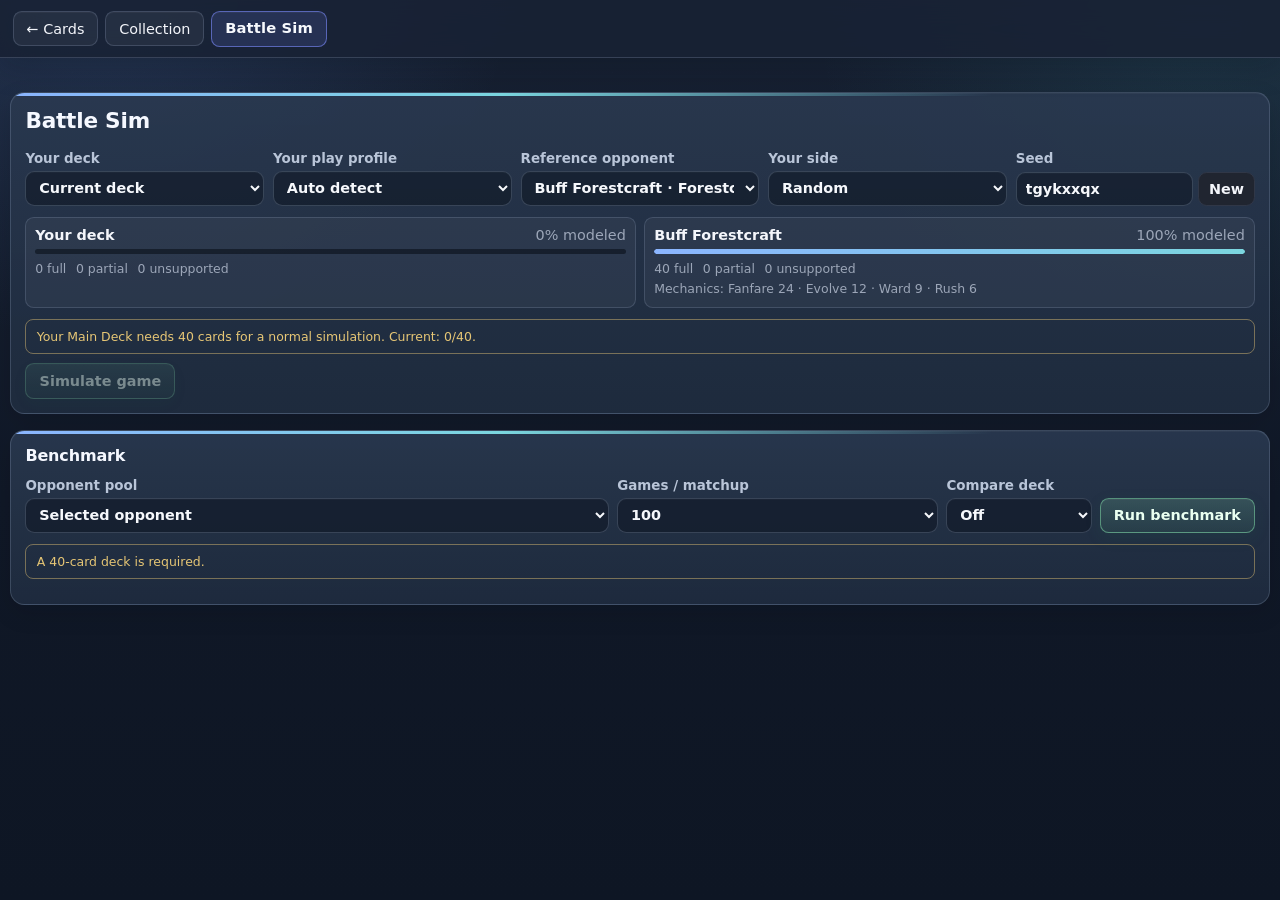
<file: battle.html>
<!doctype html>
<html lang="en">
<head>
  <meta charset="utf-8">
  <meta name="viewport" content="width=device-width, initial-scale=1">
  <title>Battle Sim · Beyond Decks</title>
  <link rel="stylesheet" href="./css/base.css?v=01.05.008">
  <link rel="stylesheet" href="./css/tools.css?v=01.05.008">
  <link rel="stylesheet" href="./css/tool-header.css?v=01.05.008">
  <link rel="stylesheet" href="./css/battle.css">
  <link rel="stylesheet" href="./css/battle-benchmark.css">
  <link rel="stylesheet" href="./css/modern-tools.css?v=01.05.008">
  <link rel="stylesheet" href="./css/readability-fixes.css?v=01.05.008">
</head>
<body class="tools-body battle-body">
  <header class="tools-header battle-header">
    <a class="button" href="./index.html">← Cards</a>
    <a class="button" href="./collection.html">Collection</a>
    <span class="tools-title">Battle Sim</span>
  </header>

  <main class="tools-page battle-page">
    <section class="tools-panel battle-setup">
      <div class="battle-title-row"><div><h1>Battle Sim</h1></div></div>

      <div class="battle-setup-grid">
        <label><span>Your deck</span><select id="battle-your-deck"></select></label>
        <label>
          <span>Your play profile</span>
          <select id="battle-player-strategy">
            <option value="auto">Auto detect</option>
            <option value="aggro">Aggro</option>
            <option value="midrange">Midrange</option>
            <option value="control">Control</option>
            <option value="ramp">Ramp</option>
            <option value="spell-combo">Spell / Combo</option>
            <option value="buff-tempo">Buff / Tempo</option>
            <option value="puppetry-tempo">Puppetry / Tempo</option>
            <option value="ward-control">Ward / Control</option>
          </select>
        </label>
        <label><span>Reference opponent</span><select id="battle-opponent"></select></label>
        <label>
          <span>Your side</span>
          <select id="battle-side">
            <option value="random">Random</option>
            <option value="first">First</option>
            <option value="second">Second</option>
          </select>
        </label>
        <label class="battle-seed-field">
          <span>Seed</span>
          <div><input id="battle-seed" type="text" spellcheck="false"><button id="battle-new-seed" class="button" type="button">New</button></div>
        </label>
      </div>

      <div id="battle-opponent-meta" class="battle-opponent-meta"></div>
      <div id="battle-coverage" class="battle-coverage"></div>
      <div id="battle-status" class="battle-status" data-type="info"></div>
      <div class="tools-actions"><button id="battle-start" class="button battle-start" type="button">Simulate game</button></div>
    </section>

    <section class="tools-panel battle-benchmark">
      <div class="benchmark-head"><div><h2>Benchmark</h2></div></div>
      <div class="benchmark-controls">
        <label>
          <span>Opponent pool</span>
          <select id="benchmark-scope">
            <option value="selected">Selected opponent</option>
            <option value="all">All 7 reference decks</option>
          </select>
        </label>
        <label>
          <span>Games / matchup</span>
          <select id="benchmark-games">
            <option value="25">25 · quick</option>
            <option value="50">50</option>
            <option value="100" selected>100</option>
          </select>
        </label>
        <label>
          <span>Compare deck</span>
          <select id="benchmark-compare"><option value="">Off</option></select>
        </label>
        <button id="benchmark-run" class="button" type="button">Run benchmark</button>
        <button id="benchmark-cancel" class="button" type="button" hidden>Cancel</button>
      </div>

      <div id="benchmark-status" class="battle-status" data-type="info"></div>
      <div class="benchmark-progress-row">
        <progress id="benchmark-progress" value="0" max="100" hidden></progress>
        <span id="benchmark-progress-label"></span>
      </div>
      <div id="benchmark-results"></div>
    </section>

    <section id="battle-replay" class="tools-panel battle-replay" hidden>
      <div class="battle-replay-head">
        <div><h2>Replay</h2></div>
        <div class="battle-replay-controls">
          <button id="battle-prev" class="button" type="button">◀ Prev</button>
          <button id="battle-auto" class="button" type="button">Auto</button>
          <button id="battle-next" class="button" type="button">Next ▶</button>
          <strong id="battle-frame-label"></strong>
        </div>
      </div>
      <div id="battle-summary" class="battle-summary"></div>
      <div id="battle-timeline" class="battle-timeline" aria-label="Replay timeline"></div>
      <div id="battle-action" class="battle-action"></div>
      <div class="battle-table">
        <section id="battle-opponent-area" class="battle-side-area opponent"></section>
        <div class="battle-center-line"><span>VS</span></div>
        <section id="battle-player-area" class="battle-side-area player"></section>
      </div>
    </section>
  </main>

  <script type="module" src="./js/version-guard.js?v=01.05.008"></script>
  <script type="module" src="./js/battle.js?v=01.05.008"></script>
  <script type="module" src="./js/battle-decision-summary.js?v=01.05.008"></script>
  <script type="module" src="./js/battle-benchmark-fast.js?v=01.05.008"></script>
</body>
</html>
</file>
<file: css/base.css>
:root {
  color-scheme: dark;
  --bg: #101218;
  --panel: #171a22;
  --panel-2: #202530;
  --text: #f4f6fb;
  --muted: #9ca6b8;
  --border: #303747;
  --accent: #7c8cff;
  --danger: #d65858;
}

* { box-sizing: border-box; }

html,
body {
  height: 100%;
}

body {
  margin: 0;
  display: flex;
  flex-direction: column;
  overflow: hidden;
  background: var(--bg);
  color: var(--text);
  font-family: Inter, ui-sans-serif, system-ui, -apple-system, BlinkMacSystemFont, "Segoe UI", sans-serif;
}

button, input, select { font: inherit; }
button { cursor: pointer; }
h1, h2, h3, p { margin-top: 0; }

.app-header {
  flex: 0 0 auto;
  border-bottom: 1px solid var(--border);
  background: var(--panel);
}

.header-toolbar {
  display: flex;
  align-items: center;
  gap: .8rem;
  min-height: 48px;
  padding: .45rem .75rem;
  overflow-x: hidden;
  background: #141820;
}

.header-toolbar .header-actions {
  margin-left: auto;
  flex-wrap: nowrap;
  flex: 0 0 auto;
}

.header-toolbar .header-actions .button {
  padding: .45rem .7rem;
  white-space: nowrap;
}

.header-control {
  display: flex;
  align-items: center;
  gap: .45rem;
  flex: 0 0 auto;
}

.header-control-label {
  color: var(--muted);
  font-size: .74rem;
  font-weight: 700;
  text-transform: uppercase;
  letter-spacing: .04em;
}

.button {
  border: 1px solid var(--border);
  border-radius: .55rem;
  padding: .55rem .8rem;
  background: var(--panel-2);
  color: var(--text);
  text-decoration: none;
}
.button:hover { border-color: var(--accent); }
.button-danger { border-color: #6f3434; }
.button-danger:hover { border-color: var(--danger); }

.input {
  width: 100%;
  border: 1px solid var(--border);
  border-radius: .55rem;
  padding: .65rem .75rem;
  background: var(--panel-2);
  color: var(--text);
}

.muted { color: var(--muted); }

/* Remove helper copy when the control or section title already explains itself. */
.io-scope-dropdown [role="menuitem"] span,
#io-dialog > p.muted,
#backup-dialog > p.muted,
.collection-help,
.tools-panel > p.tools-muted {
  display: none !important;
}
</file>
<file: css/tools.css>
@import url("./mobile.css");

body.tools-body {
  min-height: 100vh;
  overflow: auto;
  background: var(--bg);
}

.tools-header {
  position: sticky;
  top: 0;
  z-index: 30;
  display: flex;
  align-items: center;
  gap: .55rem;
  padding: .6rem .8rem;
  border-bottom: 1px solid var(--border);
  background: rgba(20,24,32,.98);
}

.tools-header .tools-title {
  margin-right: auto;
  font-weight: 800;
}

.tools-page {
  width: min(1500px, calc(100% - 2rem));
  margin: 0 auto;
  padding: 1rem 0 3rem;
}

.tools-toolbar,
.tools-panel,
.tools-card,
.tools-stat,
.tools-set-card {
  border: 1px solid var(--border);
  background: var(--panel);
}

.tools-toolbar {
  display: flex;
  flex-wrap: wrap;
  align-items: center;
  gap: .55rem;
  margin-bottom: 1rem;
  border-radius: .7rem;
  padding: .65rem;
}

.tools-toolbar .input,
.tools-toolbar select,
.tools-panel select,
.tools-panel input,
.tools-panel textarea {
  border: 1px solid var(--border);
  border-radius: .45rem;
  background: var(--panel-2);
  color: var(--text);
}

.tools-toolbar .input { min-width: 240px; }
.tools-toolbar select,
.tools-panel select { padding: .45rem .5rem; }

.tools-grid {
  display: grid;
  grid-template-columns: repeat(auto-fit, minmax(300px, 1fr));
  gap: .7rem;
}

.tools-stats {
  display: grid;
  grid-template-columns: repeat(auto-fit, minmax(150px, 1fr));
  gap: .55rem;
  margin-bottom: 1rem;
}

.tools-stat {
  border-radius: .6rem;
  padding: .7rem;
}

.tools-stat strong {
  display: block;
  font-size: 1.15rem;
}

.tools-stat span,
.tools-muted {
  color: var(--muted);
  font-size: .72rem;
}

.tools-panel {
  margin-top: 1rem;
  border-radius: .7rem;
  padding: .8rem;
}

.tools-panel h2,
.tools-panel h3 { margin-bottom: .65rem; }

.collection-set-grid {
  display: grid;
  grid-template-columns: repeat(auto-fit, minmax(220px, 1fr));
  gap: .55rem;
}

.tools-set-card {
  border-radius: .55rem;
  padding: .6rem;
}

.tools-progress {
  height: 6px;
  margin-top: .45rem;
  overflow: hidden;
  border-radius: 999px;
  background: #0c0f14;
}

.tools-progress > span {
  display: block;
  height: 100%;
  border-radius: inherit;
  background: var(--accent);
}

.collection-card-grid {
  display: grid;
  grid-template-columns: repeat(auto-fill, minmax(265px, 1fr));
  gap: .55rem;
}

.collection-card-row {
  display: grid;
  grid-template-columns: 52px minmax(0,1fr) auto;
  gap: .55rem;
  align-items: center;
  border: 1px solid var(--border);
  border-radius: .55rem;
  padding: .4rem;
  background: var(--panel-2);
}

.collection-card-row img {
  width: 52px;
  height: 72px;
  object-fit: cover;
  object-position: top center;
  border-radius: .3rem;
}

.collection-card-row strong,
.planner-card strong { display: block; }
.collection-card-row small { color: var(--muted); }

.owned-stepper {
  display: grid;
  grid-template-columns: 28px 34px 28px;
  gap: .2rem;
  align-items: center;
}

.owned-stepper button {
  height: 28px;
  border: 1px solid var(--border);
  border-radius: .35rem;
  background: var(--panel);
  color: var(--text);
}

.owned-stepper strong { text-align: center; }

.planner-decks {
  display: flex;
  flex-wrap: wrap;
  gap: .4rem;
}

.planner-decks label {
  display: inline-flex;
  align-items: center;
  gap: .3rem;
  border: 1px solid var(--border);
  border-radius: .45rem;
  padding: .4rem .5rem;
  background: var(--panel-2);
}

.planner-card,
.legality-line,
.lab-result-row {
  border-bottom: 1px solid var(--border);
  padding: .45rem 0;
}

.planner-card:last-child,
.legality-line:last-child,
.lab-result-row:last-child { border-bottom: 0; }

.tools-actions {
  display: flex;
  flex-wrap: wrap;
  gap: .4rem;
  margin-top: .6rem;
}

.tools-panel textarea {
  width: 100%;
  min-height: 180px;
  padding: .55rem;
  resize: vertical;
}

.lab-two-col {
  display: grid;
  grid-template-columns: repeat(2, minmax(0, 1fr));
  gap: .8rem;
}

.lab-card-select {
  width: 100%;
  min-height: 170px;
}

.lab-compare-grid {
  display: grid;
  grid-template-columns: repeat(auto-fit, minmax(200px,1fr));
  gap: .5rem;
}

.lab-compare-card {
  border: 1px solid var(--border);
  border-radius: .55rem;
  padding: .55rem;
  background: var(--panel-2);
}

.lab-compare-card img {
  width: 100px;
  height: auto;
  border-radius: .35rem;
  float: left;
  margin: 0 .55rem .35rem 0;
}

.lab-good { color: #83d89b; }
.lab-bad { color: #f18d8d; }
.lab-warn { color: #e6c675; }

.format-control {
  display: inline-flex;
  align-items: center;
  gap: .3rem;
  color: var(--muted);
  font-size: .68rem;
  white-space: nowrap;
}
.format-control select {
  border: 1px solid var(--border);
  border-radius: .4rem;
  padding: .35rem .45rem;
  background: var(--panel-2);
  color: var(--text);
}

.advanced-stat small {
  display: block;
  margin-top: .15rem;
  color: var(--muted);
  font-size: .58rem;
}
.advanced-legality-title { margin-top: .85rem; }
.legality-box {
  border: 1px solid var(--border);
  border-radius: .5rem;
  padding: .55rem;
  font-size: .72rem;
}
.legality-box.legal { border-color: rgba(80,190,120,.55); }
.legality-box.illegal { border-color: rgba(220,90,90,.55); }
.legality-note { margin-top: .35rem; color: var(--muted); }

@media (max-width: 760px) {
  .tools-page { width: min(100% - 1rem, 1500px); }
  .tools-header { flex-wrap: wrap; }
  .lab-two-col { grid-template-columns: 1fr; }
}
</file>
<file: css/tool-header.css>
.tools-header {
  gap: .5rem;
}

.tools-header .button,
.tools-header .tools-page-link {
  display: inline-flex;
  align-items: center;
  justify-content: center;
  min-height: 36px;
  text-decoration: none !important;
  white-space: nowrap;
}

.tools-header .tools-title {
  display: inline-flex;
  align-items: center;
  justify-content: center;
  min-height: 36px;
  margin-right: auto;
  border: 1px solid rgba(124, 140, 255, .58);
  border-radius: .55rem;
  padding: .55rem .8rem;
  background: rgba(124, 140, 255, .15);
  color: var(--text);
  font-weight: 800;
  line-height: 1;
  text-decoration: none !important;
  white-space: nowrap;
  box-shadow: inset 0 1px 0 rgba(255,255,255,.04);
}

.tools-header .tools-page-link.active {
  text-decoration: none !important;
}

@media (max-width: 760px) {
  .tools-header .tools-title {
    min-height: 34px;
    padding: .48rem .68rem;
  }
}
</file>
<file: css/battle.css>
.battle-page {
  width: min(1600px, calc(100% - 1.25rem));
}

.battle-header .battle-experimental {
  display: none;
  flex: 0 0 auto;
  border: 1px solid rgba(230, 198, 117, .5);
  border-radius: 999px;
  padding: .2rem .45rem;
  color: #e6c675;
  font-size: .66rem;
  font-weight: 800;
  text-transform: uppercase;
  letter-spacing: .04em;
}

.battle-title-row,
.battle-replay-head,
.battle-leader-row,
.battle-zone-label,
.battle-coverage-head {
  display: flex;
  align-items: center;
  justify-content: space-between;
  gap: .7rem;
}

.battle-title-row h1 {
  margin-bottom: .25rem;
  font-size: 1.45rem;
}

.battle-title-row p,
.battle-local-badge,
.battle-opponent-meta,
.battle-replay-head p,
.battle-disclaimer {
  display: none;
}

.battle-local-badge {
  flex: 0 0 auto;
  border: 1px solid rgba(96, 200, 132, .45);
  border-radius: 999px;
  padding: .28rem .5rem;
  color: #8ee3aa;
  font-size: .67rem;
  font-weight: 700;
}

.battle-setup-grid {
  display: grid;
  grid-template-columns: repeat(5, minmax(0, 1fr));
  gap: .55rem;
  margin-top: .9rem;
}

.battle-setup-grid label {
  display: grid;
  gap: .28rem;
  color: var(--muted);
  font-size: .7rem;
  font-weight: 700;
}

.battle-setup-grid select,
.battle-setup-grid input {
  width: 100%;
  min-width: 0;
  border: 1px solid var(--border);
  border-radius: .45rem;
  padding: .48rem .55rem;
  background: var(--panel-2);
  color: var(--text);
}

.battle-seed-field > div {
  display: grid;
  grid-template-columns: minmax(0, 1fr) auto;
  gap: .35rem;
}

.battle-seed-field .button { padding: .42rem .6rem; }

.battle-opponent-meta {
  flex-wrap: wrap;
  gap: .35rem .7rem;
  margin-top: .75rem;
  color: var(--muted);
  font-size: .7rem;
}

.battle-opponent-meta strong { color: var(--text); }

.battle-coverage {
  display: grid;
  grid-template-columns: repeat(2, minmax(0, 1fr));
  gap: .55rem;
  margin-top: .7rem;
}

.battle-coverage-card {
  border: 1px solid var(--border);
  border-radius: .55rem;
  padding: .55rem;
  background: var(--panel-2);
}

.battle-coverage-head { font-size: .73rem; }
.battle-coverage-head span { color: var(--muted); }

.battle-coverage-bar {
  height: 5px;
  margin: .4rem 0;
  overflow: hidden;
  border-radius: 999px;
  background: #0c0f14;
}

.battle-coverage-bar span {
  display: block;
  height: 100%;
  border-radius: inherit;
  background: var(--accent);
}

.battle-coverage-counts {
  display: flex;
  flex-wrap: wrap;
  gap: .3rem .6rem;
  color: var(--muted);
  font-size: .64rem;
}

.battle-coverage-card small {
  display: block;
  margin-top: .35rem;
  color: var(--muted);
  font-size: .62rem;
  line-height: 1.35;
}

.warn { color: #e6c675 !important; }

.battle-status {
  margin-top: .7rem;
  border: 1px solid var(--border);
  border-radius: .5rem;
  padding: .55rem .65rem;
  color: var(--muted);
  font-size: .72rem;
}

.battle-status[data-type="info"] {
  display: none;
}

.battle-status[data-type="warn"] {
  border-color: rgba(230, 198, 117, .45);
  color: #e6c675;
}

.battle-status[data-type="error"] {
  border-color: rgba(241, 141, 141, .55);
  color: #f18d8d;
}

.battle-start {
  min-width: 150px;
  border-color: rgba(124, 140, 255, .7);
  background: rgba(124, 140, 255, .15);
  font-weight: 800;
}

.battle-start:disabled {
  opacity: .45;
  cursor: not-allowed;
}

.battle-replay { padding: .7rem; }
.battle-replay-head h2 { margin-bottom: .15rem; }
.battle-replay-head p { margin-bottom: 0; }

.battle-replay-controls {
  display: flex;
  flex-wrap: wrap;
  align-items: center;
  justify-content: flex-end;
  gap: .35rem;
}

.battle-replay-controls strong {
  min-width: 68px;
  color: var(--muted);
  font-size: .72rem;
  text-align: right;
}

.battle-summary {
  display: grid;
  grid-template-columns: repeat(6, minmax(0, 1fr));
  gap: .4rem;
  margin-top: .65rem;
}

.battle-stat {
  border: 1px solid var(--border);
  border-radius: .5rem;
  padding: .48rem .55rem;
  background: var(--panel-2);
}

.battle-stat strong,
.battle-stat span { display: block; }

.battle-stat strong {
  overflow: hidden;
  text-overflow: ellipsis;
  white-space: nowrap;
  font-size: .85rem;
}

.battle-stat span {
  margin-top: .12rem;
  color: var(--muted);
  font-size: .58rem;
}

.battle-timeline {
  display: flex;
  gap: .3rem;
  margin-top: .65rem;
  overflow-x: auto;
  padding: .25rem 0 .45rem;
  scrollbar-width: thin;
}

.battle-timeline button {
  flex: 0 0 auto;
  border: 1px solid var(--border);
  border-radius: 999px;
  padding: .28rem .48rem;
  background: var(--panel-2);
  color: var(--muted);
  font-size: .62rem;
}

.battle-timeline button.active {
  border-color: var(--accent);
  background: rgba(124, 140, 255, .16);
  color: var(--text);
}

.battle-action {
  min-height: 42px;
  display: flex;
  align-items: center;
  border: 1px solid rgba(124, 140, 255, .38);
  border-radius: .55rem;
  padding: .55rem .7rem;
  background: rgba(124, 140, 255, .08);
  font-size: .78rem;
  font-weight: 700;
}

.battle-table {
  margin-top: .55rem;
  border: 1px solid var(--border);
  border-radius: .7rem;
  overflow: hidden;
  background: #11151c;
}

.battle-side-area {
  padding: .6rem;
  background: linear-gradient(180deg, rgba(255,255,255,.02), transparent);
}

.battle-side-area.opponent { border-bottom: 1px solid var(--border); }

.battle-center-line {
  position: relative;
  height: 1px;
  background: var(--border);
}

.battle-center-line span {
  position: absolute;
  left: 50%;
  top: 50%;
  transform: translate(-50%, -50%);
  border: 1px solid var(--border);
  border-radius: 999px;
  padding: .12rem .36rem;
  background: #11151c;
  color: var(--muted);
  font-size: .58rem;
  font-weight: 800;
}

.battle-leader-row { padding-bottom: .45rem; }

.battle-leader-row > div:first-child strong,
.battle-leader-row > div:first-child span { display: block; }

.battle-leader-row > div:first-child span {
  margin-top: .08rem;
  color: var(--muted);
  font-size: .62rem;
}

.battle-leader-row.active > div:first-child strong { color: #aab3ff; }

.battle-leader-stats {
  display: flex;
  flex-wrap: wrap;
  justify-content: flex-end;
  gap: .3rem;
}

.battle-leader-stats span {
  border: 1px solid var(--border);
  border-radius: 999px;
  padding: .18rem .38rem;
  background: var(--panel-2);
  color: #d9deea;
  font-size: .62rem;
}

.battle-leader-stats .battle-hp {
  border-color: rgba(241, 141, 141, .4);
  color: #f4aaaa;
}

.battle-zone-label {
  margin: .25rem 0 .3rem;
  color: var(--muted);
  font-size: .59rem;
  text-transform: uppercase;
  letter-spacing: .035em;
}

.battle-hand,
.battle-board {
  display: flex;
  align-items: stretch;
  gap: .35rem;
  min-height: 92px;
  overflow-x: auto;
  padding: .15rem 0 .35rem;
  scrollbar-width: thin;
}

.battle-board {
  min-height: 126px;
  justify-content: center;
}

.battle-card {
  position: relative;
  flex: 0 0 72px;
  width: 72px;
  min-width: 0;
  border: 1px solid var(--border);
  border-radius: .45rem;
  padding: .25rem;
  background: var(--panel-2);
}

.battle-card img {
  display: block;
  width: 100%;
  height: 82px;
  object-fit: cover;
  object-position: top center;
  border-radius: .3rem;
}

.battle-card strong {
  display: block;
  margin-top: .22rem;
  overflow: hidden;
  color: var(--text);
  font-size: .55rem;
  line-height: 1.2;
  text-overflow: ellipsis;
  white-space: nowrap;
}

.battle-card small {
  display: block;
  margin-top: .1rem;
  color: var(--muted);
  font-size: .5rem;
}

.battle-board-card {
  flex-basis: 86px;
  width: 86px;
}

.battle-board-card img { height: 98px; }
.battle-board-card.spent { opacity: .68; }

.battle-card-cost,
.battle-card-combat {
  position: absolute;
  z-index: 2;
  display: grid;
  place-items: center;
  min-width: 20px;
  height: 20px;
  border: 1px solid rgba(255,255,255,.55);
  border-radius: 999px;
  padding: 0 4px;
  background: rgba(8,10,14,.9);
  color: #fff;
  font-size: .58rem;
  font-weight: 800;
}

.battle-card-cost { top: 3px; left: 3px; }
.battle-card-combat { right: 3px; bottom: 22px; }

.battle-empty {
  align-self: center;
  color: var(--muted);
  font-size: .65rem;
}

.battle-disclaimer {
  margin-top: .65rem;
  border-top: 1px solid var(--border);
  padding-top: .55rem;
  color: var(--muted);
  font-size: .62rem;
  line-height: 1.45;
}

@media (max-width: 1050px) {
  .battle-setup-grid { grid-template-columns: repeat(3, minmax(0, 1fr)); }
  .battle-summary { grid-template-columns: repeat(3, minmax(0, 1fr)); }
}

@media (max-width: 760px) {
  .battle-page {
    width: calc(100% - .5rem);
    padding-top: .35rem;
  }

  .battle-header {
    flex-wrap: nowrap;
    overflow-x: auto;
    scrollbar-width: none;
  }

  .battle-header > * { flex: 0 0 auto; }

  .battle-title-row,
  .battle-replay-head {
    align-items: stretch;
    flex-direction: column;
  }

  .battle-local-badge { align-self: flex-start; }

  .battle-setup-grid,
  .battle-coverage,
  .battle-summary { grid-template-columns: 1fr; }

  .battle-replay-controls { justify-content: flex-start; }
  .battle-replay-controls .button { flex: 1 1 0; }

  .battle-replay-controls strong {
    width: 100%;
    text-align: left;
  }

  .battle-leader-row {
    align-items: flex-start;
    flex-direction: column;
  }

  .battle-leader-stats { justify-content: flex-start; }
  .battle-hand,
  .battle-board { justify-content: flex-start; }

  .battle-card {
    flex-basis: 82px;
    width: 82px;
  }

  .battle-card img { height: 96px; }

  .battle-board-card {
    flex-basis: 92px;
    width: 92px;
  }

  .battle-board-card img { height: 106px; }
}
</file>
<file: css/battle-benchmark.css>
.battle-benchmark {
  padding: .7rem;
}

.benchmark-head {
  display: flex;
  align-items: flex-start;
  justify-content: space-between;
  gap: .75rem;
}

.benchmark-head h2 {
  margin-bottom: .15rem;
}

.benchmark-head p,
.benchmark-note {
  display: none;
}

.benchmark-controls {
  display: grid;
  grid-template-columns: minmax(180px, 1fr) minmax(130px, .55fr) auto auto;
  gap: .5rem;
  margin-top: .7rem;
  align-items: end;
}

.benchmark-controls label {
  display: grid;
  gap: .28rem;
  color: var(--muted);
  font-size: .7rem;
  font-weight: 700;
}

.benchmark-controls select {
  width: 100%;
  border: 1px solid var(--border);
  border-radius: .45rem;
  padding: .48rem .55rem;
  background: var(--panel-2);
  color: var(--text);
}

#benchmark-run {
  border-color: rgba(96, 200, 132, .55);
  background: rgba(96, 200, 132, .11);
  font-weight: 800;
}

#benchmark-cancel {
  border-color: rgba(241, 141, 141, .45);
}

.benchmark-progress-row {
  display: grid;
  grid-template-columns: minmax(0, 1fr) auto;
  align-items: center;
  gap: .6rem;
  margin-top: .65rem;
}

#benchmark-progress {
  width: 100%;
  height: 9px;
  accent-color: var(--accent);
}

#benchmark-progress-label {
  min-width: 120px;
  color: var(--muted);
  font-size: .64rem;
  text-align: right;
}

.benchmark-overall {
  display: grid;
  grid-template-columns: repeat(4, minmax(0, 1fr));
  gap: .45rem;
  margin-top: .7rem;
}

.benchmark-table-wrap {
  margin-top: .65rem;
  overflow-x: auto;
  border: 1px solid var(--border);
  border-radius: .55rem;
}

.benchmark-table {
  width: 100%;
  min-width: 920px;
  border-collapse: collapse;
  font-size: .7rem;
}

.benchmark-table th,
.benchmark-table td {
  padding: .48rem .52rem;
  border-bottom: 1px solid var(--border);
  text-align: right;
  white-space: nowrap;
}

.benchmark-table th {
  color: var(--muted);
  background: rgba(255,255,255,.025);
  font-size: .61rem;
  text-transform: uppercase;
  letter-spacing: .035em;
}

.benchmark-table th:first-child,
.benchmark-table td:first-child {
  text-align: left;
}

.benchmark-table tbody tr:last-child td {
  border-bottom: 0;
}

.benchmark-table td strong,
.benchmark-table td small {
  display: block;
}

.benchmark-table td small {
  margin-top: .08rem;
  color: var(--muted);
  font-size: .58rem;
}

.benchmark-win {
  color: #8ee3aa;
  font-weight: 800;
}

.benchmark-coverage {
  display: inline-block;
  border: 1px solid var(--border);
  border-radius: 999px;
  padding: .16rem .34rem;
  font-size: .58rem;
  font-weight: 800;
}

.benchmark-coverage.good {
  color: #8ee3aa;
  border-color: rgba(96, 200, 132, .4);
}

.benchmark-coverage.partial {
  color: #e6c675;
  border-color: rgba(230, 198, 117, .4);
}

.benchmark-coverage.low {
  color: #f18d8d;
  border-color: rgba(241, 141, 141, .45);
}

@media (max-width: 760px) {
  .benchmark-head {
    flex-direction: column;
  }

  .benchmark-controls {
    grid-template-columns: 1fr 1fr;
  }

  .benchmark-controls .button {
    width: 100%;
  }

  .benchmark-overall {
    grid-template-columns: repeat(2, minmax(0, 1fr));
  }

  .benchmark-progress-row {
    grid-template-columns: 1fr;
  }

  #benchmark-progress-label {
    text-align: left;
  }
}
</file>
<file: css/modern-tools.css>
:root {
  --tools-bg: #182234;
  --tools-bg-deep: #101827;
  --tools-surface: #222f43;
  --tools-surface-2: #2a3950;
  --tools-surface-3: #33445e;
  --tools-line: rgba(177, 194, 224, .2);
  --tools-highlight: rgba(139, 181, 255, .18);
  --tools-accent: #8bb5ff;
  --tools-accent-strong: #c0d6ff;
  --tools-cyan: #7bd6df;
  --tools-green: #7fd5a4;
  --tools-gold: #e8c77b;
}

body.tools-body,
body.engines-body {
  background:
    radial-gradient(circle at 8% -10%, rgba(101, 151, 239, .2), transparent 28%),
    radial-gradient(circle at 94% 0%, rgba(80, 198, 205, .12), transparent 26%),
    linear-gradient(180deg, var(--tools-bg), var(--tools-bg-deep) 55%, #0e1624 100%);
  color: var(--text);
}

body.tools-body::before,
body.engines-body::before {
  content: "";
  position: fixed;
  inset: 0;
  z-index: -1;
  pointer-events: none;
  background-image:
    linear-gradient(rgba(255,255,255,.012) 1px, transparent 1px),
    linear-gradient(90deg, rgba(255,255,255,.012) 1px, transparent 1px);
  background-size: 36px 36px;
  mask-image: linear-gradient(to bottom, rgba(0,0,0,.5), transparent 55%);
}

.tools-header,
.engines-header {
  min-height: 58px;
  gap: .45rem;
  padding: .52rem .8rem;
  border-bottom: 1px solid rgba(177, 194, 224, .2);
  background: rgba(24, 34, 52, .88);
  backdrop-filter: blur(18px) saturate(120%);
  box-shadow: 0 10px 30px rgba(5, 10, 18, .2);
}

.tools-header .tools-title {
  color: #f7f9fd;
  font-size: .92rem;
  letter-spacing: .01em;
}

.tools-header .button,
.engines-header .button {
  min-height: 34px;
  border-color: rgba(177, 194, 224, .2);
  background: rgba(255,255,255,.055);
  box-shadow: inset 0 1px 0 rgba(255,255,255,.035);
}

.tools-header .button:hover,
.engines-header .button:hover {
  border-color: rgba(139,181,255,.64);
  background: rgba(139,181,255,.14);
}

.tools-page,
.engines-page {
  padding-top: 1.15rem;
}

.tools-panel,
.tools-stat,
.tools-set-card,
.tools-toolbar,
.engine-toolbar,
.engine-card,
.lab-compare-card {
  border-color: var(--tools-line);
  background: linear-gradient(180deg, rgba(42,57,80,.9), rgba(31,44,63,.92));
  box-shadow:
    inset 0 1px 0 rgba(255,255,255,.035),
    0 8px 24px rgba(5, 10, 18, .12);
}

.tools-panel {
  border-radius: .9rem;
  padding: .9rem;
}

.tools-panel h1,
.tools-panel h2,
.tools-panel h3,
.engines-page h1,
.engines-page h2 {
  color: #f5f8ff;
  letter-spacing: -.01em;
}

.tools-panel h2,
.engine-section-heading h2 {
  font-size: 1rem;
}

.tools-stat,
.tools-set-card {
  border-radius: .72rem;
}

.tools-stat {
  position: relative;
  overflow: hidden;
}

.tools-stat::before {
  content: "";
  position: absolute;
  inset: 0 auto 0 0;
  width: 3px;
  background: linear-gradient(180deg, var(--tools-accent), var(--tools-cyan));
  opacity: .9;
}

.tools-stat strong {
  color: #fff;
  font-size: 1.2rem;
}

.tools-muted,
.tools-stat span {
  color: #aebbd0;
}

.tools-toolbar,
.engine-toolbar {
  border-radius: .82rem;
}

.tools-toolbar .input,
.tools-toolbar select,
.tools-panel select,
.tools-panel input,
.tools-panel textarea,
.engine-kind-tab,
.engine-sort-control select,
.engines-search,
#lab-format {
  border-color: rgba(177,194,224,.22);
  background: rgba(15,24,38,.58);
  color: #f6f8fc;
  box-shadow: inset 0 1px 0 rgba(255,255,255,.02);
}

.tools-toolbar .input:focus,
.tools-panel input:focus,
.tools-panel select:focus,
.engines-search:focus {
  outline: none;
  border-color: rgba(139,181,255,.7);
  box-shadow: 0 0 0 3px rgba(139,181,255,.1);
}

.tools-toolbar label,
.battle-setup-grid label,
.benchmark-controls label {
  color: #b9c5d8;
}

.tools-progress {
  background: rgba(7,12,20,.5);
}

.tools-progress > span {
  background: linear-gradient(90deg, var(--tools-accent), var(--tools-cyan));
}

/* Collection */
.collection-set-grid {
  gap: .7rem;
}

.tools-set-card {
  padding: .72rem;
  transition: transform .14s ease, border-color .14s ease, background .14s ease;
}

.tools-set-card:hover {
  transform: translateY(-1px);
  border-color: rgba(139,181,255,.5);
  background: linear-gradient(180deg, rgba(51,68,94,.94), rgba(38,53,75,.94));
}

.collection-card-grid {
  gap: .7rem;
}

.collection-card-row {
  border-color: rgba(177,194,224,.18);
  border-radius: .72rem;
  padding: .48rem;
  background: linear-gradient(180deg, rgba(48,65,90,.86), rgba(36,50,71,.9));
  box-shadow: inset 0 1px 0 rgba(255,255,255,.025);
  transition: transform .13s ease, border-color .13s ease, box-shadow .13s ease;
}

.collection-card-row:hover {
  transform: translateY(-1px);
  border-color: rgba(139,181,255,.5);
  box-shadow: 0 7px 18px rgba(5,10,18,.16), inset 0 1px 0 rgba(255,255,255,.035);
}

.collection-card-row img {
  border-radius: .42rem;
  box-shadow: 0 5px 14px rgba(3,7,14,.28);
}

.collection-card-row small {
  color: #aebbd0;
}

.owned-stepper {
  overflow: hidden;
  gap: 0;
  border: 1px solid rgba(177,194,224,.2);
  border-radius: 999px;
  padding: 2px;
  background: rgba(10,17,28,.42);
}

.owned-stepper button {
  border: 0;
  border-radius: 999px;
  background: transparent;
}

.owned-stepper button:hover {
  background: rgba(139,181,255,.18);
}

.planner-decks label {
  border-color: rgba(177,194,224,.18);
  border-radius: 999px;
  background: rgba(255,255,255,.045);
}

.planner-decks label:has(input:checked) {
  border-color: rgba(127,213,164,.55);
  background: rgba(127,213,164,.12);
}

/* Battle */
.battle-setup,
.battle-benchmark,
.battle-replay {
  position: relative;
  overflow: hidden;
}

.battle-setup::before,
.battle-benchmark::before {
  content: "";
  position: absolute;
  left: 0;
  top: 0;
  width: 100%;
  height: 3px;
  background: linear-gradient(90deg, var(--tools-accent), var(--tools-cyan), transparent 78%);
}

.battle-title-row h1 {
  font-size: 1.35rem;
}

.battle-setup-grid select,
.battle-setup-grid input,
.benchmark-controls select {
  border-color: rgba(177,194,224,.22);
  border-radius: .58rem;
  background: rgba(15,24,38,.6);
}

.battle-start,
#benchmark-run {
  border-color: rgba(127,213,164,.55);
  background: linear-gradient(180deg, rgba(127,213,164,.2), rgba(74,154,111,.14));
  color: #eafff1;
  box-shadow: 0 5px 16px rgba(37,113,72,.12), inset 0 1px 0 rgba(255,255,255,.035);
}

.battle-start:hover,
#benchmark-run:hover {
  border-color: rgba(127,213,164,.85);
  background: linear-gradient(180deg, rgba(127,213,164,.28), rgba(74,154,111,.2));
}

.battle-coverage-card,
.battle-stat {
  border-color: rgba(177,194,224,.18);
  background: rgba(255,255,255,.045);
}

.battle-coverage-bar {
  background: rgba(7,12,20,.55);
}

.battle-coverage-bar span {
  background: linear-gradient(90deg, var(--tools-accent), var(--tools-cyan));
}

.battle-action {
  border-color: rgba(139,181,255,.42);
  background: linear-gradient(90deg, rgba(139,181,255,.12), rgba(123,214,223,.06));
}

.battle-table {
  border-color: rgba(177,194,224,.2);
  background: rgba(16,25,39,.62);
  box-shadow: inset 0 1px 0 rgba(255,255,255,.025);
}

.battle-side-area {
  background: linear-gradient(180deg, rgba(55,73,99,.28), rgba(18,28,43,.18));
}

.battle-card {
  border-color: rgba(177,194,224,.2);
  background: linear-gradient(180deg, rgba(54,72,98,.86), rgba(35,49,70,.9));
  box-shadow: 0 6px 16px rgba(3,8,15,.18);
}

.battle-timeline button {
  border-color: rgba(177,194,224,.18);
  background: rgba(255,255,255,.04);
}

.battle-timeline button.active {
  border-color: rgba(139,181,255,.68);
  background: rgba(139,181,255,.18);
}

/* Benchmark */
.benchmark-table-wrap {
  border-color: rgba(177,194,224,.2);
  border-radius: .72rem;
  background: rgba(14,23,36,.45);
}

.benchmark-table th {
  color: #b9c5d8;
  background: rgba(139,181,255,.08);
}

.benchmark-table th,
.benchmark-table td {
  border-bottom-color: rgba(177,194,224,.14);
}

.benchmark-table tbody tr:hover td {
  background: rgba(139,181,255,.055);
}

.benchmark-win {
  color: #8fe4ad;
}

.benchmark-coverage {
  border-color: rgba(177,194,224,.22);
  background: rgba(255,255,255,.035);
}

#benchmark-progress {
  accent-color: var(--tools-accent);
}

/* Hidden development pages, kept visually coherent for direct access. */
.engines-page {
  color: var(--text);
}

.engine-toolbar {
  padding: .65rem;
}

.engine-kind-tab.active,
.engine-kind-tab:hover {
  border-color: rgba(139,181,255,.6);
  background: rgba(139,181,255,.14);
}

.engine-card {
  border-radius: .82rem;
  transition: transform .14s ease, border-color .14s ease, background .14s ease;
}

.engine-card:hover {
  transform: translateY(-2px);
  border-color: rgba(139,181,255,.55);
  background: linear-gradient(180deg, rgba(51,68,94,.96), rgba(39,54,76,.96));
}

.engine-card-thumbs {
  box-shadow: 0 5px 16px rgba(3,7,14,.24);
}

.lab-compare-card {
  border-radius: .75rem;
}

.assistant-dialog,
.io-scope-dropdown {
  border-color: rgba(177,194,224,.25);
  background: linear-gradient(180deg, #26364b, #1c293c);
  box-shadow: 0 26px 70px rgba(3,7,14,.55);
}

.assistant-dialog::backdrop {
  background: rgba(4,8,14,.66);
  backdrop-filter: blur(4px);
}

@media (max-width: 760px) {
  .tools-header,
  .engines-header {
    background: rgba(24,34,52,.96);
  }

  .tools-panel {
    border-radius: .72rem;
  }
}
</file>
<file: css/readability-fixes.css>
/* 01.03.002 readability and mobile layout fixes. */

/* Battle Sim: the previous compact scale was too small on normal desktop displays. */
.battle-body .tools-header,
.battle-body .button,
.battle-body select,
.battle-body input {
  font-size: .9rem;
}

.battle-body .battle-setup-grid label,
.battle-body .benchmark-controls label {
  font-size: .84rem;
}

.battle-body .battle-coverage-head {
  font-size: .9rem;
}

.battle-body .battle-coverage-counts,
.battle-body .battle-coverage-card small,
.battle-body .battle-status,
.battle-body #benchmark-progress-label {
  font-size: .78rem;
}

.battle-body .battle-replay-controls strong {
  font-size: .84rem;
}

.battle-body .battle-stat strong {
  font-size: 1rem;
}

.battle-body .battle-stat span {
  font-size: .72rem;
}

.battle-body .battle-timeline button,
.battle-body .battle-timeline-filters button {
  font-size: .76rem;
}

.battle-body .battle-action {
  min-height: 48px;
  font-size: .95rem;
  line-height: 1.45;
}

.battle-body .battle-leader-row > div:first-child strong {
  font-size: 1rem;
}

.battle-body .battle-leader-row > div:first-child span,
.battle-body .battle-leader-stats span,
.battle-body .battle-zone-label,
.battle-body .battle-empty {
  font-size: .76rem;
}

.battle-body .battle-card strong {
  font-size: .68rem;
  line-height: 1.3;
}

.battle-body .battle-card small {
  font-size: .62rem;
}

.battle-body .battle-card-cost,
.battle-body .battle-card-combat {
  font-size: .7rem;
}

.battle-body .benchmark-table {
  font-size: .84rem;
}

.battle-body .benchmark-table th {
  font-size: .72rem;
}

.battle-body .benchmark-table td small,
.battle-body .benchmark-coverage {
  font-size: .7rem;
}

/* Replay Inspector readability. */
.battle-body .battle-inspector-head strong {
  font-size: .92rem;
}

.battle-body .battle-inspector-head span,
.battle-body .battle-inspector-head button {
  font-size: .72rem;
}

.battle-body .battle-inspector-tabs button {
  font-size: .82rem;
}

.battle-body .battle-inspector-meta > span {
  font-size: .78rem;
}

.battle-body .battle-inspector-meta strong {
  font-size: .68rem;
}

.battle-body .battle-inspector-primary {
  font-size: .92rem;
}

.battle-body .battle-inspector-events {
  font-size: .82rem;
}

.battle-body .battle-inspector-note,
.battle-body .battle-inspector-empty {
  font-size: .8rem;
}

.battle-body .battle-inspector-change-card h3,
.battle-body .battle-inspector-state-card h3 {
  font-size: .88rem;
}

.battle-body .battle-inspector-change-card > div,
.battle-body .battle-inspector-zone {
  font-size: .78rem;
}

.battle-body .battle-inspector-subtitle {
  font-size: .72rem;
}

.battle-body .battle-inspector-resource-grid span {
  font-size: .66rem;
}

.battle-body .battle-inspector-resource-grid strong {
  font-size: .82rem;
}

@media (max-width: 760px) {
  /* Collection tabs belong in the document flow on phones. The previous sticky
     position floated over card rows once the top navigation was added. */
  .collection-body .collection-tabs {
    position: static;
    top: auto;
    z-index: auto;
    display: flex;
    flex-wrap: nowrap;
    gap: .35rem;
    margin: .55rem 0 .75rem;
    padding: .32rem;
    overflow-x: auto;
    border-radius: .65rem;
    scrollbar-width: none;
  }

  .collection-body .collection-tabs::-webkit-scrollbar {
    display: none;
  }

  .collection-body .collection-tab {
    flex: 0 0 auto;
    min-width: max-content;
    min-height: 40px;
    padding: .48rem .72rem;
  }

  .collection-body .collection-page {
    padding-bottom: calc(72px + env(safe-area-inset-bottom));
  }

  .battle-body .battle-page {
    width: calc(100% - .4rem);
  }

  .battle-body .battle-replay {
    padding: .55rem;
  }

  .battle-body .battle-action {
    font-size: 1rem;
  }

  .battle-body .battle-leader-stats span,
  .battle-body .battle-zone-label,
  .battle-body .battle-inspector-note,
  .battle-body .battle-inspector-empty {
    font-size: .82rem;
  }

  .battle-body .battle-card strong {
    font-size: .74rem;
  }

  .battle-body .battle-card small {
    font-size: .68rem;
  }

  .battle-body .battle-inspector-tabs button {
    font-size: .86rem;
  }

  .battle-body .battle-inspector-change-card > div,
  .battle-body .battle-inspector-zone,
  .battle-body .battle-inspector-events {
    font-size: .84rem;
  }
}
</file>
